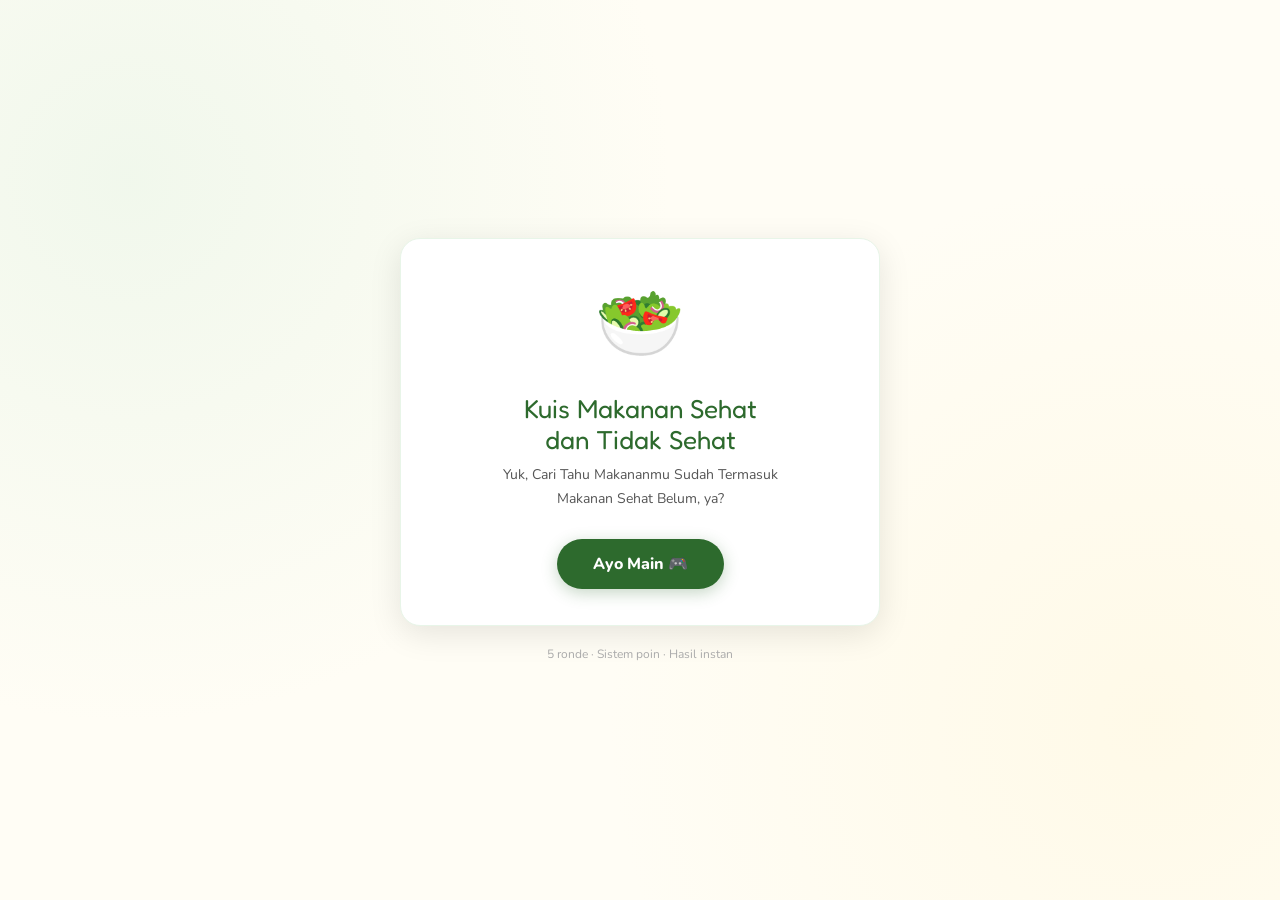
<file: product.html>
<!DOCTYPE html>
<html lang="id">
<head>
<meta charset="UTF-8" />
<meta name="viewport" content="width=device-width, initial-scale=1.0" />
<title>Kuis Makanan Sehat dan Tidak Sehat</title>
<link href="https://fonts.googleapis.com/css2?family=Nunito:wght@400;600;700;800;900&family=Fredoka+One&display=swap" rel="stylesheet" />
<style>
  :root {
    --green:       #2D6A2D;
    --green-light: #5BAD5B;
    --green-pale:  #E8F5E8;
    --red:         #C0392B;
    --red-pale:    #FDECEA;
    --yellow:      #F39C12;
    --yellow-pale: #FEF9E7;
    --cream:       #FFFDF5;
    --ink:         #1A1A1A;
    --ink2:        #555;
    --card-shadow: 0 8px 32px rgba(0,0,0,0.10);
    --radius:      20px;
  }
  *, *::before, *::after { box-sizing: border-box; margin: 0; padding: 0; }

  body {
    font-family: 'Nunito', sans-serif;
    background: var(--cream);
    min-height: 100vh;
    display: flex;
    align-items: center;
    justify-content: center;
    padding: 20px;
    background-image:
      radial-gradient(circle at 10% 20%, #d4edda55 0%, transparent 40%),
      radial-gradient(circle at 90% 80%, #fff3cd55 0%, transparent 40%);
  }

  .wrapper {
    width: 100%;
    max-width: 480px;
  }

  /* ── SCREEN ── */
  .screen { display: none; animation: fadeUp 0.4s ease; }
  .screen.active { display: block; }
  @keyframes fadeUp {
    from { opacity: 0; transform: translateY(18px); }
    to   { opacity: 1; transform: translateY(0); }
  }

  /* ── CARD ── */
  .card {
    background: #fff;
    border-radius: var(--radius);
    box-shadow: var(--card-shadow);
    padding: 36px 28px;
    text-align: center;
    border: 1.5px solid #e8f5e8;
  }

  /* ── JUDUL ── */
  .game-title {
    font-family: 'Fredoka One', cursive;
    font-size: 26px;
    color: var(--green);
    line-height: 1.2;
    margin-bottom: 8px;
  }
  .game-subtitle {
    font-size: 14px;
    color: var(--ink2);
    line-height: 1.7;
    margin-bottom: 28px;
  }
  .big-emoji { font-size: 72px; display: block; margin-bottom: 20px; }

  /* ── TOMBOL UTAMA ── */
  .btn {
    display: inline-block;
    font-family: 'Nunito', sans-serif;
    font-size: 16px;
    font-weight: 800;
    padding: 14px 36px;
    border-radius: 50px;
    border: none;
    cursor: pointer;
    transition: transform 0.12s, box-shadow 0.12s;
  }
  .btn:active { transform: scale(0.96); }
  .btn-green {
    background: var(--green);
    color: #fff;
    box-shadow: 0 4px 16px rgba(45,106,45,0.28);
  }
  .btn-green:hover { background: #235a23; box-shadow: 0 6px 20px rgba(45,106,45,0.35); }
  .btn-outline {
    background: transparent;
    color: var(--green);
    border: 2px solid var(--green);
    margin-top: 12px;
  }
  .btn-outline:hover { background: var(--green-pale); }

  /* ── INPUT ── */
  .input-wrap { text-align: left; margin-bottom: 24px; }
  .input-wrap label {
    display: block;
    font-size: 13px;
    font-weight: 700;
    color: var(--ink2);
    margin-bottom: 8px;
    letter-spacing: 0.5px;
    text-transform: uppercase;
  }
  .input-wrap input {
    width: 100%;
    padding: 14px 18px;
    font-size: 16px;
    font-family: 'Nunito', sans-serif;
    font-weight: 600;
    border: 2px solid #dce8dc;
    border-radius: 14px;
    background: var(--green-pale);
    color: var(--ink);
    outline: none;
    transition: border 0.2s;
  }
  .input-wrap input:focus { border-color: var(--green-light); }

  /* ── PROGRESS ── */
  .progress-section { margin-bottom: 20px; }
  .progress-top {
    display: flex;
    justify-content: space-between;
    align-items: center;
    margin-bottom: 8px;
  }
  .ronde-tag {
    font-size: 12px;
    font-weight: 800;
    color: var(--green);
    background: var(--green-pale);
    padding: 4px 12px;
    border-radius: 20px;
    text-transform: uppercase;
    letter-spacing: 0.5px;
  }
  .score-tag {
    font-size: 13px;
    font-weight: 800;
    color: var(--ink2);
  }
  .score-tag span { color: var(--green); font-size: 16px; }
  .progress-track {
    width: 100%;
    height: 8px;
    background: #e8f0e8;
    border-radius: 99px;
    overflow: hidden;
  }
  .progress-fill {
    height: 100%;
    background: linear-gradient(90deg, var(--green-light), var(--green));
    border-radius: 99px;
    transition: width 0.5s cubic-bezier(.4,0,.2,1);
  }

  /* ── SOAL ── */
  .soal-header {
    font-family: 'Fredoka One', cursive;
    font-size: 19px;
    color: var(--ink);
    margin-bottom: 6px;
    line-height: 1.3;
  }
  .soal-question {
    font-size: 14px;
    color: var(--ink2);
    margin-bottom: 20px;
    font-weight: 600;
  }

  /* ── OPSI ── */
  .options-grid {
    display: grid;
    grid-template-columns: 1fr 1fr;
    gap: 12px;
    margin-bottom: 16px;
  }
  .opt-btn {
    background: #fff;
    border: 2px solid #dce8dc;
    border-radius: 16px;
    padding: 14px 12px;
    text-align: left;
    cursor: pointer;
    font-family: 'Nunito', sans-serif;
    font-size: 13px;
    font-weight: 700;
    color: var(--ink);
    line-height: 1.4;
    transition: all 0.15s;
    position: relative;
  }
  .opt-btn:hover:not(:disabled) {
    border-color: var(--green-light);
    background: var(--green-pale);
    transform: translateY(-2px);
  }
  .opt-btn:disabled { cursor: default; }
  .opt-btn .num {
    display: inline-block;
    width: 22px; height: 22px;
    background: #e8f0e8;
    border-radius: 50%;
    font-size: 11px;
    font-weight: 800;
    color: var(--green);
    text-align: center;
    line-height: 22px;
    margin-bottom: 6px;
  }
  .opt-btn.sehat {
    border-color: var(--green);
    background: var(--green-pale);
    color: var(--green);
  }
  .opt-btn.sehat .num { background: var(--green); color: #fff; }
  .opt-btn.tidak {
    border-color: var(--red);
    background: var(--red-pale);
    color: var(--red);
    opacity: 0.9;
  }
  .opt-btn.tidak .num { background: var(--red); color: #fff; }
  .opt-btn.redup { opacity: 0.35; }

  /* ── FEEDBACK ── */
  .feedback {
    padding: 12px 16px;
    border-radius: 14px;
    font-size: 14px;
    font-weight: 700;
    margin-bottom: 16px;
    display: none;
  }
  .feedback.sehat { background: var(--green-pale); color: var(--green); display: block; }
  .feedback.tidak { background: var(--red-pale); color: var(--red); display: block; }

  .btn-lanjut {
    width: 100%;
    padding: 14px;
    font-size: 15px;
    font-weight: 800;
    background: var(--green);
    color: #fff;
    border: none;
    border-radius: 50px;
    cursor: pointer;
    display: none;
    box-shadow: 0 4px 16px rgba(45,106,45,0.28);
    transition: background 0.15s, transform 0.12s;
    font-family: 'Nunito', sans-serif;
  }
  .btn-lanjut:hover { background: #235a23; }
  .btn-lanjut:active { transform: scale(0.97); }

  /* ── HASIL ── */
  .result-icon { font-size: 64px; display: block; margin-bottom: 16px; }
  .result-name { font-size: 15px; color: var(--ink2); font-weight: 700; margin-bottom: 4px; }
  .result-poin {
    font-family: 'Fredoka One', cursive;
    font-size: 52px;
    margin-bottom: 4px;
  }
  .result-poin.positif { color: var(--green); }
  .result-poin.negatif { color: var(--red); }
  .result-poin.netral  { color: var(--yellow); }
  .kat-badge {
    display: inline-block;
    padding: 5px 18px;
    border-radius: 20px;
    font-size: 12px;
    font-weight: 800;
    letter-spacing: 0.5px;
    text-transform: uppercase;
    margin-bottom: 16px;
  }
  .kat-sehat  { background: var(--green-pale);  color: var(--green); }
  .kat-sedang { background: var(--yellow-pale); color: var(--yellow); }
  .kat-tidak  { background: var(--red-pale);    color: var(--red); }
  .result-msg {
    font-size: 15px;
    font-weight: 700;
    color: var(--ink);
    line-height: 1.6;
    margin-bottom: 24px;
    padding: 16px;
    background: var(--green-pale);
    border-radius: 14px;
  }

  /* ── REKAP ── */
  .rekap-title {
    font-size: 12px;
    font-weight: 800;
    color: var(--ink2);
    text-transform: uppercase;
    letter-spacing: 0.5px;
    text-align: left;
    margin-bottom: 10px;
  }
  .rekap-item {
    display: flex;
    justify-content: space-between;
    align-items: center;
    font-size: 13px;
    font-weight: 700;
    padding: 9px 12px;
    border-radius: 10px;
    margin-bottom: 6px;
    text-align: left;
  }
  .rekap-item.s { background: var(--green-pale); color: var(--green); }
  .rekap-item.t { background: var(--red-pale);   color: var(--red); }
  .rekap-poin { font-size: 13px; font-weight: 800; white-space: nowrap; margin-left: 8px; }

  .divider { height: 1px; background: #e8f0e8; margin: 20px 0; }

  /* ── ABA-ABA ── */
  .aba-box {
    background: var(--green-pale);
    border-radius: 16px;
    padding: 20px;
    margin-bottom: 24px;
  }
  .aba-box p { font-size: 15px; font-weight: 700; color: var(--green); line-height: 1.6; }

  /* ── FOOTER ── */
  .footer-note {
    text-align: center;
    font-size: 12px;
    color: #aaa;
    margin-top: 20px;
  }
</style>
</head>
<body>
<div class="wrapper">

  <!-- SCREEN: HOME -->
  <div class="screen active" id="s-home">
    <div class="card">
      <span class="big-emoji">🥗</span>
      <div class="game-title">Kuis Makanan Sehat<br>dan Tidak Sehat</div>
      <div class="game-subtitle">Yuk, Cari Tahu Makananmu Sudah Termasuk<br>Makanan Sehat Belum, ya?</div>
      <button class="btn btn-green" onclick="goTo('s-input')">Ayo Main 🎮</button>
    </div>
    <p class="footer-note">5 ronde · Sistem poin · Hasil instan</p>
  </div>

  <!-- SCREEN: INPUT NAMA -->
  <div class="screen" id="s-input">
    <div class="card">
      <span class="big-emoji">👋</span>
      <div class="game-title">Siapa kamu?</div>
      <div class="game-subtitle">Masukkan namamu dulu sebelum mulai main!</div>
      <div class="input-wrap">
        <label>Masukkan Nama</label>
        <input type="text" id="nama-input" placeholder="Nama kamu di sini..." maxlength="30"
               onkeydown="if(event.key==='Enter') handleNama()" />
      </div>
      <button class="btn btn-green" onclick="handleNama()">Lanjut →</button>
    </div>
  </div>

  <!-- SCREEN: ABA-ABA -->
  <div class="screen" id="s-abaaba">
    <div class="card">
      <span class="big-emoji">🍽️</span>
      <div class="game-title">Halo, <span id="nama-halo"></span>!</div>
      <div class="aba-box">
        <p>🎯 Jawab Sesuai Kebiasaan Kamu, ya!<br>Ada 5 ronde yang harus kamu selesaikan.</p>
      </div>
      <div class="game-subtitle">✅ Pilih salah satu dari 4 opsi di setiap ronde.<br>🌿 Makanan sehat = <strong>+5 poin</strong> · 🍟 Tidak sehat = <strong>−2 poin</strong></div>
      <button class="btn btn-green" onclick="startGame()">Mulai Kuis! 🚀</button>
    </div>
  </div>

  <!-- SCREEN: GAME -->
  <div class="screen" id="s-game">
    <div class="card">
      <div class="progress-section">
        <div class="progress-top">
          <div class="ronde-tag" id="ronde-tag">Ronde 1/5</div>
          <div class="score-tag">Poin: <span id="poin-live">0</span></div>
        </div>
        <div class="progress-track">
          <div class="progress-fill" id="prog-fill" style="width:0%"></div>
        </div>
      </div>
      <div class="soal-header" id="soal-header"></div>
      <div class="soal-question" id="soal-question"></div>
      <div class="options-grid" id="opts"></div>
      <div class="feedback" id="feedback"></div>
      <button class="btn-lanjut" id="btn-lanjut" onclick="nextRonde()">Lanjut →</button>
    </div>
  </div>

  <!-- SCREEN: HASIL -->
  <div class="screen" id="s-hasil">
    <div class="card">
      <span class="result-icon" id="r-icon">🏆</span>
      <div class="result-name" id="r-name"></div>
      <div class="result-poin" id="r-poin"></div>
      <div class="kat-badge" id="r-kat"></div>
      <div class="result-msg" id="r-msg"></div>
      <div class="rekap-title">📋 Rekap Jawabanmu</div>
      <div id="rekap-list"></div>
      <div class="divider"></div>
      <button class="btn btn-green" onclick="resetGame()">Main Lagi 🔄</button>
    </div>
  </div>

</div>

<script>
const DATA = [
  {
    header: "Sarapan dulu ah, lapar! 🌅",
    tanya:  "Hari ini mau sarapan apa, ya?",
    opsi: [
      { label:"Kentang Rebus 🥔",         sehat:true  },
      { label:"Mie Goreng 🍜",            sehat:false },
      { label:"Telur Rebus 🥚",           sehat:true  },
      { label:"Roti Gandum 🍞",           sehat:false },
    ]
  },
  {
    header: "Udah siang, makan dulu biar semangat! ☀️",
    tanya:  "Makan siang pakai apa nih?",
    opsi: [
      { label:"Ikan Bakar 🐟",            sehat:true  },
      { label:"Nasi Padang Porsi Besar 🍛", sehat:false },
      { label:"Ayam Geprek 🍗",           sehat:false },
      { label:"Gado-gado 🥗",             sehat:true  },
    ]
  },
  {
    header: "Waktunya makan malam! 🌙",
    tanya:  "Hmm, makan apa nyak?",
    opsi: [
      { label:"Martabak Telur 🥚",        sehat:false },
      { label:"Seblak 🌶️",               sehat:false },
      { label:"Pizza 🍕",                sehat:false },
      { label:"Nasi+Sayur+Seafood 🍱",    sehat:true  },
    ]
  },
  {
    header: "Bonus Bonus! 🎁",
    tanya:  "Pilih minumanmu!",
    opsi: [
      { label:"Air Putih 💧",            sehat:true  },
      { label:"Matcha Latte 🍵",         sehat:false },
      { label:"Milk Tea 🧋",             sehat:false },
      { label:"Jus Murni 🍊",            sehat:true  },
    ]
  },
  {
    header: "BONUS PART 2 🎉",
    tanya:  "Waktunya yang manis-manis!",
    opsi: [
      { label:"Dubai Chewy Cookie 🍪",   sehat:false },
      { label:"Tiramisu Cake 🎂",        sehat:false },
      { label:"Buah-buahan 🍎",          sehat:true  },
      { label:"Salad Buah 🥑",           sehat:true  },
    ]
  },
];

let ronde=0, poin=0, nama="", jawaban=[], dipilih=false;

function goTo(id){
  document.querySelectorAll('.screen').forEach(s=>s.classList.remove('active'));
  document.getElementById(id).classList.add('active');
}

function handleNama(){
  const v=document.getElementById('nama-input').value.trim();
  if(!v){ document.getElementById('nama-input').focus(); return; }
  nama=v;
  document.getElementById('nama-halo').textContent=v;
  goTo('s-abaaba');
}

function startGame(){
  ronde=0; poin=0; jawaban=[]; dipilih=false;
  loadRonde();
  goTo('s-game');
}

function loadRonde(){
  const r=DATA[ronde];
  document.getElementById('ronde-tag').textContent=`Ronde ${ronde+1}/${DATA.length}`;
  document.getElementById('poin-live').textContent=poin>=0?'+'+poin:poin;
  document.getElementById('prog-fill').style.width=(ronde/DATA.length*100)+'%';
  document.getElementById('soal-header').textContent=r.header;
  document.getElementById('soal-question').textContent=r.tanya;
  document.getElementById('feedback').className='feedback';
  document.getElementById('btn-lanjut').style.display='none';
  dipilih=false;

  const g=document.getElementById('opts');
  g.innerHTML='';
  r.opsi.forEach((o,i)=>{
    const b=document.createElement('button');
    b.className='opt-btn';
    b.innerHTML=`<div class="num">${i+1}</div><br>${o.label}`;
    b.onclick=()=>pilih(i,b,o);
    g.appendChild(b);
  });
}

function pilih(idx,btn,opsi){
  if(dipilih) return;
  dipilih=true;
  const pt=opsi.sehat?5:-2;
  poin+=pt;
  document.getElementById('poin-live').textContent=poin>=0?'+'+poin:poin;

  document.querySelectorAll('.opt-btn').forEach((b,i)=>{
    b.disabled=true;
    if(b!==btn) b.classList.add('redup');
  });
  btn.classList.add(opsi.sehat?'sehat':'tidak');

  const fb=document.getElementById('feedback');
  if(opsi.sehat){
    fb.textContent='🌿 Pilihan sehat! +5 poin untuk kamu!';
    fb.className='feedback sehat';
  } else {
    fb.textContent='🍟 Kurang sehat nih... -2 poin.';
    fb.className='feedback tidak';
  }
  document.getElementById('btn-lanjut').style.display='block';
  jawaban.push({ronde:ronde+1, label:opsi.label, sehat:opsi.sehat, poin:pt});
}

function nextRonde(){
  ronde++;
  if(ronde>=DATA.length) showHasil();
  else loadRonde();
}

function showHasil(){
  document.getElementById('prog-fill').style.width='100%';
  goTo('s-hasil');

  document.getElementById('r-name').textContent='Pemain: '+nama;

  const rp=document.getElementById('r-poin');
  rp.textContent=(poin>=0?'+':'')+poin+' poin';
  rp.className='result-poin '+(poin>=15?'positif':poin>=5?'netral':'negatif');

  let icon,katClass,katLabel,msg;
  if(poin>=15){
    icon='🏆'; katLabel='Kategori: Sehat'; katClass='kat-sehat';
    msg='Ntaps, kamu orang yang sehat! Pertahankan ya! 💪';
  } else if(poin>=5){
    icon='🌱'; katLabel='Kategori: Sedang'; katClass='kat-sedang';
    msg='Aduh, masih suka tergoda ya? Yuk bisa yuk! 😅';
  } else {
    icon='😬'; katLabel='Kategori: Kurang Sehat'; katClass='kat-tidak';
    msg='Wah, kamu harus mulai makan makanan sehat, ya! Sayangi tubuhmu, kawand! ❤️';
  }

  document.getElementById('r-icon').textContent=icon;
  document.getElementById('r-kat').textContent=katLabel;
  document.getElementById('r-kat').className='kat-badge '+katClass;
  document.getElementById('r-msg').textContent=msg;

  const list=document.getElementById('rekap-list');
  list.innerHTML='';
  jawaban.forEach(j=>{
    const d=document.createElement('div');
    d.className='rekap-item '+(j.sehat?'s':'t');
    d.innerHTML=`<span>Ronde ${j.ronde}: ${j.label}</span><span class="rekap-poin">${j.poin>0?'+':''}${j.poin} poin</span>`;
    list.appendChild(d);
  });
}

function resetGame(){
  document.getElementById('nama-input').value='';
  goTo('s-home');
}
</script>
</body>
</html>
</file>
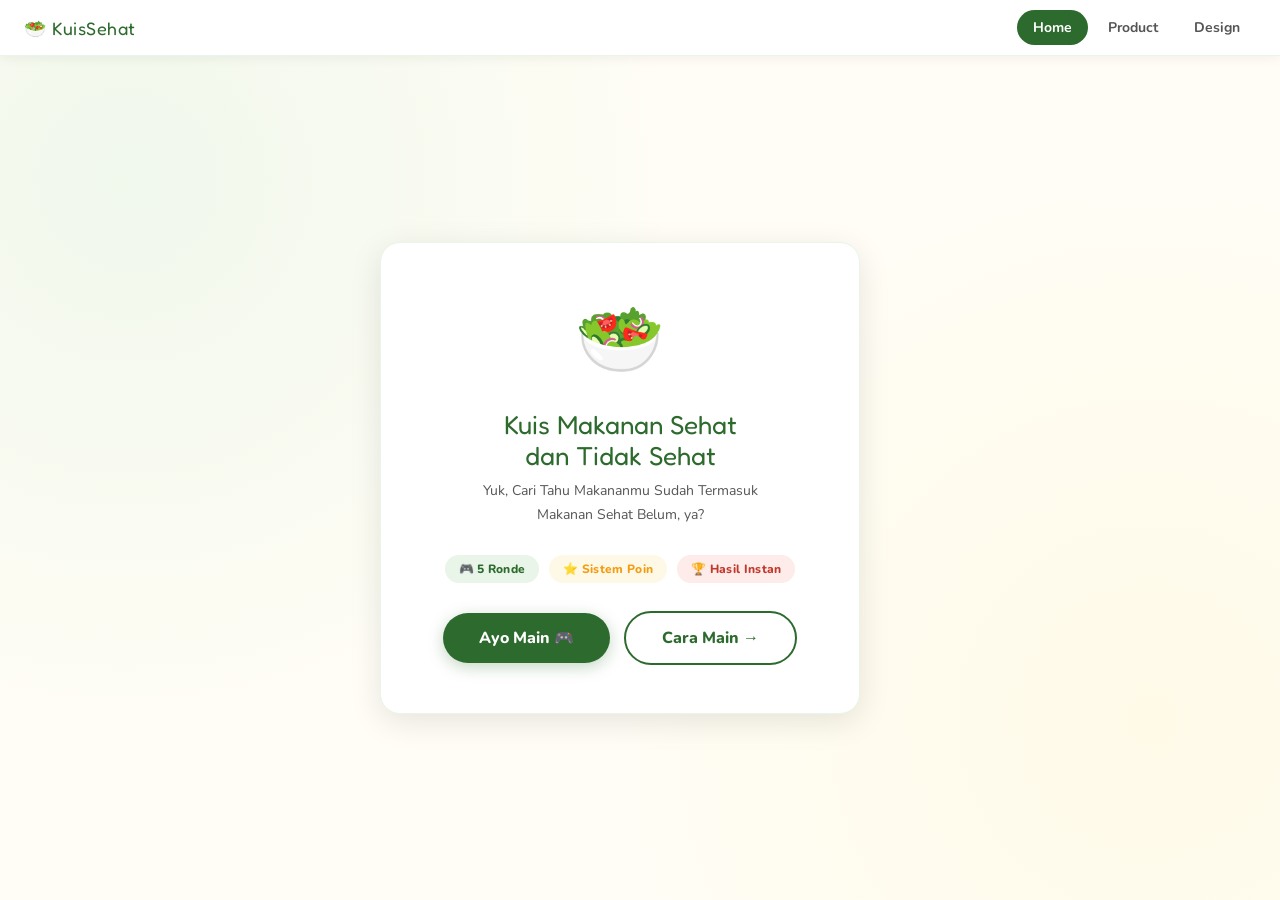
<file: product.html.html>
<!DOCTYPE html>
<html lang="id">
<head>
<meta charset="UTF-8" />
<meta name="viewport" content="width=device-width, initial-scale=1.0" />
<title>Kuis Makanan Sehat dan Tidak Sehat</title>
<link href="https://fonts.googleapis.com/css2?family=Nunito:wght@400;600;700;800;900&family=Fredoka+One&display=swap" rel="stylesheet" />
<style>
  :root {
    --green:       #2D6A2D;
    --green-light: #5BAD5B;
    --green-pale:  #E8F5E8;
    --red:         #C0392B;
    --red-pale:    #FDECEA;
    --yellow:      #F39C12;
    --yellow-pale: #FEF9E7;
    --cream:       #FFFDF5;
    --ink:         #1A1A1A;
    --ink2:        #555;
    --card-shadow: 0 8px 32px rgba(0,0,0,0.10);
    --radius:      20px;
  }
  *, *::before, *::after { box-sizing: border-box; margin: 0; padding: 0; }

  body {
    font-family: 'Nunito', sans-serif;
    background: var(--cream);
    min-height: 100vh;
    display: flex;
    flex-direction: column;
    background-image:
      radial-gradient(circle at 10% 20%, #d4edda55 0%, transparent 40%),
      radial-gradient(circle at 90% 80%, #fff3cd55 0%, transparent 40%);
  }

  /* ── NAVBAR ── */
  nav {
    background: #fff;
    border-bottom: 1.5px solid #e8f5e8;
    padding: 0 24px;
    display: flex;
    align-items: center;
    justify-content: space-between;
    height: 56px;
    position: sticky;
    top: 0;
    z-index: 100;
    box-shadow: 0 2px 12px rgba(0,0,0,0.06);
  }
  .nav-brand {
    font-family: 'Fredoka One', cursive;
    font-size: 18px;
    color: var(--green);
    letter-spacing: 0.5px;
  }
  .nav-links { display: flex; gap: 4px; }
  .nav-btn {
    background: none;
    border: none;
    padding: 8px 16px;
    border-radius: 50px;
    font-family: 'Nunito', sans-serif;
    font-size: 14px;
    font-weight: 700;
    color: var(--ink2);
    cursor: pointer;
    transition: all 0.15s;
  }
  .nav-btn:hover { background: var(--green-pale); color: var(--green); }
  .nav-btn.active { background: var(--green); color: #fff; }

  /* ── PAGES ── */
  .page { display: none; flex: 1; }
  .page.active { display: flex; align-items: center; justify-content: center; padding: 28px 20px; }

  @keyframes fadeUp {
    from { opacity: 0; transform: translateY(16px); }
    to   { opacity: 1; transform: translateY(0); }
  }
  .page.active > * { animation: fadeUp 0.35s ease; }

  /* ── CARD ── */
  .card {
    background: #fff;
    border-radius: var(--radius);
    box-shadow: var(--card-shadow);
    padding: 36px 28px;
    text-align: center;
    border: 1.5px solid #e8f5e8;
    width: 100%;
    max-width: 480px;
  }

  .big-emoji { font-size: 72px; display: block; margin-bottom: 20px; }
  .game-title {
    font-family: 'Fredoka One', cursive;
    font-size: 26px;
    color: var(--green);
    line-height: 1.2;
    margin-bottom: 8px;
  }
  .game-subtitle {
    font-size: 14px;
    color: var(--ink2);
    line-height: 1.7;
    margin-bottom: 28px;
  }

  /* ── BUTTONS ── */
  .btn {
    display: inline-block;
    font-family: 'Nunito', sans-serif;
    font-size: 16px;
    font-weight: 800;
    padding: 14px 36px;
    border-radius: 50px;
    border: none;
    cursor: pointer;
    transition: transform 0.12s, box-shadow 0.12s;
  }
  .btn:active { transform: scale(0.96); }
  .btn-green {
    background: var(--green);
    color: #fff;
    box-shadow: 0 4px 16px rgba(45,106,45,0.28);
  }
  .btn-green:hover { background: #235a23; }
  .btn-ghost {
    background: transparent;
    color: var(--green);
    border: 2px solid var(--green);
    margin-left: 10px;
  }
  .btn-ghost:hover { background: var(--green-pale); }

  /* ── INPUT ── */
  .input-wrap { text-align: left; margin-bottom: 24px; }
  .input-wrap label {
    display: block; font-size: 13px; font-weight: 700;
    color: var(--ink2); margin-bottom: 8px;
    letter-spacing: 0.5px; text-transform: uppercase;
  }
  .input-wrap input {
    width: 100%; padding: 14px 18px;
    font-size: 16px; font-family: 'Nunito', sans-serif; font-weight: 600;
    border: 2px solid #dce8dc; border-radius: 14px;
    background: var(--green-pale); color: var(--ink); outline: none;
    transition: border 0.2s;
  }
  .input-wrap input:focus { border-color: var(--green-light); }

  /* ── PROGRESS ── */
  .progress-section { margin-bottom: 20px; }
  .progress-top { display: flex; justify-content: space-between; align-items: center; margin-bottom: 8px; }
  .ronde-tag {
    font-size: 12px; font-weight: 800; color: var(--green);
    background: var(--green-pale); padding: 4px 12px;
    border-radius: 20px; text-transform: uppercase; letter-spacing: 0.5px;
  }
  .score-tag { font-size: 13px; font-weight: 800; color: var(--ink2); }
  .score-tag span { color: var(--green); font-size: 16px; }
  .progress-track { width: 100%; height: 8px; background: #e8f0e8; border-radius: 99px; overflow: hidden; }
  .progress-fill {
    height: 100%;
    background: linear-gradient(90deg, var(--green-light), var(--green));
    border-radius: 99px;
    transition: width 0.5s cubic-bezier(.4,0,.2,1);
  }

  /* ── SOAL ── */
  .soal-header {
    font-family: 'Fredoka One', cursive; font-size: 19px;
    color: var(--ink); margin-bottom: 6px; line-height: 1.3;
  }
  .soal-question { font-size: 14px; color: var(--ink2); margin-bottom: 20px; font-weight: 600; }

  /* ── OPSI ── */
  .options-grid { display: grid; grid-template-columns: 1fr 1fr; gap: 12px; margin-bottom: 16px; }
  .opt-btn {
    background: #fff; border: 2px solid #dce8dc; border-radius: 16px;
    padding: 14px 12px; text-align: left; cursor: pointer;
    font-family: 'Nunito', sans-serif; font-size: 13px; font-weight: 700;
    color: var(--ink); line-height: 1.4; transition: all 0.15s;
  }
  .opt-btn:hover:not(:disabled) { border-color: var(--green-light); background: var(--green-pale); transform: translateY(-2px); }
  .opt-btn:disabled { cursor: default; }
  .opt-btn .num {
    display: inline-block; width: 22px; height: 22px;
    background: #e8f0e8; border-radius: 50%; font-size: 11px;
    font-weight: 800; color: var(--green); text-align: center;
    line-height: 22px; margin-bottom: 6px;
  }
  .opt-btn.sehat { border-color: var(--green); background: var(--green-pale); color: var(--green); }
  .opt-btn.sehat .num { background: var(--green); color: #fff; }
  .opt-btn.tidak { border-color: var(--red); background: var(--red-pale); color: var(--red); }
  .opt-btn.tidak .num { background: var(--red); color: #fff; }
  .opt-btn.redup { opacity: 0.35; }

  /* ── FEEDBACK ── */
  .feedback { padding: 12px 16px; border-radius: 14px; font-size: 14px; font-weight: 700; margin-bottom: 16px; display: none; }
  .feedback.sehat { background: var(--green-pale); color: var(--green); display: block; }
  .feedback.tidak { background: var(--red-pale); color: var(--red); display: block; }

  .btn-lanjut {
    width: 100%; padding: 14px; font-size: 15px; font-weight: 800;
    background: var(--green); color: #fff; border: none; border-radius: 50px;
    cursor: pointer; display: none;
    box-shadow: 0 4px 16px rgba(45,106,45,0.28);
    transition: background 0.15s, transform 0.12s;
    font-family: 'Nunito', sans-serif;
  }
  .btn-lanjut:hover { background: #235a23; }

  /* ── GAME SCREENS ── */
  .gscreen { display: none; }
  .gscreen.active { display: block; }

  /* ── HASIL ── */
  .result-icon { font-size: 64px; display: block; margin-bottom: 16px; }
  .result-name { font-size: 15px; color: var(--ink2); font-weight: 700; margin-bottom: 4px; }
  .result-poin { font-family: 'Fredoka One', cursive; font-size: 52px; margin-bottom: 4px; }
  .result-poin.positif { color: var(--green); }
  .result-poin.negatif { color: var(--red); }
  .result-poin.netral  { color: var(--yellow); }
  .kat-badge {
    display: inline-block; padding: 5px 18px; border-radius: 20px;
    font-size: 12px; font-weight: 800; letter-spacing: 0.5px;
    text-transform: uppercase; margin-bottom: 16px;
  }
  .kat-sehat  { background: var(--green-pale);  color: var(--green); }
  .kat-sedang { background: var(--yellow-pale); color: var(--yellow); }
  .kat-tidak  { background: var(--red-pale);    color: var(--red); }
  .result-msg {
    font-size: 15px; font-weight: 700; color: var(--ink);
    line-height: 1.6; margin-bottom: 24px; padding: 16px;
    background: var(--green-pale); border-radius: 14px;
  }
  .rekap-title { font-size: 12px; font-weight: 800; color: var(--ink2); text-transform: uppercase; letter-spacing: 0.5px; text-align: left; margin-bottom: 10px; }
  .rekap-item { display: flex; justify-content: space-between; align-items: center; font-size: 13px; font-weight: 700; padding: 9px 12px; border-radius: 10px; margin-bottom: 6px; text-align: left; }
  .rekap-item.s { background: var(--green-pale); color: var(--green); }
  .rekap-item.t { background: var(--red-pale);   color: var(--red); }
  .rekap-poin { font-size: 13px; font-weight: 800; white-space: nowrap; margin-left: 8px; }
  .divider { height: 1px; background: #e8f0e8; margin: 20px 0; }
  .aba-box { background: var(--green-pale); border-radius: 16px; padding: 20px; margin-bottom: 24px; }
  .aba-box p { font-size: 15px; font-weight: 700; color: var(--green); line-height: 1.6; }

  /* ── HOME PAGE ── */
  .home-hero { max-width: 520px; width: 100%; }
  .home-hero .card { padding: 48px 36px; }
  .home-badges { display: flex; gap: 10px; justify-content: center; flex-wrap: wrap; margin-bottom: 28px; }
  .badge {
    background: var(--green-pale); color: var(--green);
    font-size: 12px; font-weight: 800; padding: 6px 14px;
    border-radius: 20px; letter-spacing: 0.3px;
  }
  .badge.red { background: var(--red-pale); color: var(--red); }
  .badge.yellow { background: var(--yellow-pale); color: var(--yellow); }

  /* ── DESIGN PAGE ── */
  .design-wrap { max-width: 520px; width: 100%; }
  .design-wrap .card { text-align: left; padding: 36px 28px; }
  .design-title { font-family: 'Fredoka One', cursive; font-size: 22px; color: var(--green); margin-bottom: 20px; text-align: center; }
  .info-block { margin-bottom: 20px; }
  .info-block h3 { font-size: 13px; font-weight: 800; color: var(--ink2); text-transform: uppercase; letter-spacing: 0.5px; margin-bottom: 10px; }
  .info-row {
    display: flex; align-items: flex-start; gap: 10px;
    padding: 10px 14px; border-radius: 12px;
    background: var(--green-pale); margin-bottom: 8px;
    font-size: 14px; font-weight: 700; color: var(--ink);
  }
  .info-row.red { background: var(--red-pale); }
  .info-row.yellow { background: var(--yellow-pale); }
  .info-row .ico { font-size: 20px; flex-shrink: 0; }
  .info-row p { font-size: 13px; font-weight: 600; color: var(--ink2); margin-top: 2px; line-height: 1.5; }
  .poin-grid { display: grid; grid-template-columns: 1fr 1fr; gap: 10px; margin-bottom: 20px; }
  .poin-card { padding: 16px; border-radius: 14px; text-align: center; }
  .poin-card.s { background: var(--green-pale); }
  .poin-card.t { background: var(--red-pale); }
  .poin-num { font-family: 'Fredoka One', cursive; font-size: 32px; }
  .poin-card.s .poin-num { color: var(--green); }
  .poin-card.t .poin-num { color: var(--red); }
  .poin-label { font-size: 12px; font-weight: 700; color: var(--ink2); margin-top: 4px; }
  .kat-list { display: flex; flex-direction: column; gap: 8px; }
  .kat-row {
    display: flex; align-items: center; gap: 12px;
    padding: 12px 16px; border-radius: 12px; font-size: 13px; font-weight: 700;
  }
  .kat-row.s { background: var(--green-pale); color: var(--green); }
  .kat-row.m { background: var(--yellow-pale); color: var(--yellow); }
  .kat-row.t { background: var(--red-pale); color: var(--red); }
  .kat-row .kat-ico { font-size: 22px; }
  .kat-row .kat-info small { font-size: 11px; font-weight: 600; opacity: 0.8; display: block; margin-top: 2px; }
  .cta-center { text-align: center; margin-top: 24px; }
</style>
</head>
<body>

<!-- NAVBAR -->
<nav>
  <div class="nav-brand">🥗 KuisSehat</div>
  <div class="nav-links">
    <button class="nav-btn active" onclick="showPage('home')">Home</button>
    <button class="nav-btn" onclick="showPage('product')">Product</button>
    <button class="nav-btn" onclick="showPage('design')">Design</button>
  </div>
</nav>

<!-- ══════════════ PAGE: HOME ══════════════ -->
<div class="page active" id="page-home">
  <div class="home-hero">
    <div class="card">
      <span class="big-emoji">🥗</span>
      <div class="game-title">Kuis Makanan Sehat<br>dan Tidak Sehat</div>
      <div class="game-subtitle">Yuk, Cari Tahu Makananmu Sudah Termasuk<br>Makanan Sehat Belum, ya?</div>
      <div class="home-badges">
        <span class="badge">🎮 5 Ronde</span>
        <span class="badge yellow">⭐ Sistem Poin</span>
        <span class="badge red">🏆 Hasil Instan</span>
      </div>
      <button class="btn btn-green" onclick="showPage('product'); goGame('g-input')">Ayo Main 🎮</button>
      <button class="btn btn-ghost" onclick="showPage('design')">Cara Main →</button>
    </div>
  </div>
</div>

<!-- ══════════════ PAGE: PRODUCT (GAME) ══════════════ -->
<div class="page" id="page-product">
  <div style="width:100%;max-width:480px;">

    <!-- G-HOME -->
    <div class="gscreen active card" id="g-home">
      <span class="big-emoji">🥗</span>
      <div class="game-title">Kuis Makanan Sehat<br>dan Tidak Sehat</div>
      <div class="game-subtitle">Yuk, Cari Tahu Makananmu Sudah Termasuk<br>Makanan Sehat Belum, ya?</div>
      <button class="btn btn-green" onclick="goGame('g-input')">Ayo Main 🎮</button>
    </div>

    <!-- G-INPUT -->
    <div class="gscreen card" id="g-input">
      <span class="big-emoji">👋</span>
      <div class="game-title">Siapa kamu?</div>
      <div class="game-subtitle">Masukkan namamu dulu sebelum mulai main!</div>
      <div class="input-wrap">
        <label>Masukkan Nama</label>
        <input type="text" id="nama-input" placeholder="Nama kamu di sini..." maxlength="30"
               onkeydown="if(event.key==='Enter') handleNama()" />
      </div>
      <button class="btn btn-green" onclick="handleNama()">Lanjut →</button>
    </div>

    <!-- G-ABAABA -->
    <div class="gscreen card" id="g-abaaba">
      <span class="big-emoji">🍽️</span>
      <div class="game-title">Halo, <span id="nama-halo"></span>!</div>
      <div class="aba-box">
        <p>🎯 Jawab Sesuai Kebiasaan Kamu, ya!<br>Ada 5 ronde yang harus kamu selesaikan.</p>
      </div>
      <div class="game-subtitle">✅ Pilih salah satu dari 4 opsi di setiap ronde.<br>🌿 Makanan sehat = <strong>+5 poin</strong> · 🍟 Tidak sehat = <strong>−2 poin</strong></div>
      <button class="btn btn-green" onclick="startGame()">Mulai Kuis! 🚀</button>
    </div>

    <!-- G-GAME -->
    <div class="gscreen card" id="g-game">
      <div class="progress-section">
        <div class="progress-top">
          <div class="ronde-tag" id="ronde-tag">Ronde 1/5</div>
          <div class="score-tag">Poin: <span id="poin-live">0</span></div>
        </div>
        <div class="progress-track">
          <div class="progress-fill" id="prog-fill" style="width:0%"></div>
        </div>
      </div>
      <div class="soal-header" id="soal-header"></div>
      <div class="soal-question" id="soal-question"></div>
      <div class="options-grid" id="opts"></div>
      <div class="feedback" id="feedback"></div>
      <button class="btn-lanjut" id="btn-lanjut" onclick="nextRonde()">Lanjut →</button>
    </div>

    <!-- G-HASIL -->
    <div class="gscreen card" id="g-hasil">
      <span class="result-icon" id="r-icon">🏆</span>
      <div class="result-name" id="r-name"></div>
      <div class="result-poin" id="r-poin"></div>
      <div class="kat-badge" id="r-kat"></div>
      <div class="result-msg" id="r-msg"></div>
      <div class="rekap-title">📋 Rekap Jawabanmu</div>
      <div id="rekap-list"></div>
      <div class="divider"></div>
      <button class="btn btn-green" onclick="resetGame()">Main Lagi 🔄</button>
    </div>

  </div>
</div>

<!-- ══════════════ PAGE: DESIGN ══════════════ -->
<div class="page" id="page-design">
  <div class="design-wrap">
    <div class="card">
      <div class="design-title">📖 Cara Main & Info Game</div>

      <div class="info-block">
        <h3>Tentang Game</h3>
        <div class="info-row">
          <span class="ico">🎯</span>
          <div>
            Kuis interaktif tentang kebiasaan makan sehari-hari
            <p>Jawab 5 pertanyaan seputar sarapan, makan siang, makan malam, minuman, dan snack.</p>
          </div>
        </div>
        <div class="info-row">
          <span class="ico">👤</span>
          <div>
            Masukkan nama pemain sebelum mulai
            <p>Nama kamu akan muncul di halaman hasil akhir.</p>
          </div>
        </div>
        <div class="info-row">
          <span class="ico">☝️</span>
          <div>
            Pilih satu dari empat opsi per ronde
            <p>Pilihan tidak bisa diubah setelah diklik.</p>
          </div>
        </div>
      </div>

      <div class="info-block">
        <h3>Sistem Poin</h3>
        <div class="poin-grid">
          <div class="poin-card s">
            <div class="poin-num">+5</div>
            <div class="poin-label">🌿 Makanan Sehat</div>
          </div>
          <div class="poin-card t">
            <div class="poin-num">−2</div>
            <div class="poin-label">🍟 Tidak Sehat</div>
          </div>
        </div>
        <div class="info-block">
          <h3>Makanan Sehat (+5 poin)</h3>
          <div class="info-row"><span class="ico">✅</span><div>Kentang Rebus, Telur Rebus, Ikan Bakar, Gado-gado, Nasi+Sayur+Seafood, Air Putih, Jus Murni, Buah-buahan, Salad Buah</div></div>
        </div>
        <div class="info-block">
          <h3>Tidak Sehat (−2 poin)</h3>
          <div class="info-row red"><span class="ico">❌</span><div>Mie Goreng, Roti Gandum, Nasi Padang Porsi Besar, Ayam Geprek, Martabak Telur, Seblak, Pizza, Matcha Latte, Milk Tea, Dubai Chewy Cookie, Tiramisu Cake</div></div>
        </div>
      </div>

      <div class="info-block">
        <h3>Kategori Hasil</h3>
        <div class="kat-list">
          <div class="kat-row s">
            <span class="kat-ico">🏆</span>
            <div class="kat-info">
              Sehat
              <small>Poin ≥ 15 · "Ntaps, kamu orang yang sehat! Pertahankan ya!"</small>
            </div>
          </div>
          <div class="kat-row m">
            <span class="kat-ico">🌱</span>
            <div class="kat-info">
              Sedang
              <small>Poin 5–14 · "Aduh, masih suka tergoda ya? Yuk bisa yuk!"</small>
            </div>
          </div>
          <div class="kat-row t">
            <span class="kat-ico">😬</span>
            <div class="kat-info">
              Kurang Sehat
              <small>Poin &lt; 5 · "Wah, kamu harus mulai makan makanan sehat, ya!"</small>
            </div>
          </div>
        </div>
      </div>

      <div class="cta-center">
        <button class="btn btn-green" onclick="showPage('product'); goGame('g-home')">Mulai Main Sekarang 🚀</button>
      </div>
    </div>
  </div>
</div>

<script>
/* ── NAVIGASI HALAMAN ── */
function showPage(id) {
  document.querySelectorAll('.page').forEach(p => p.classList.remove('active'));
  document.querySelectorAll('.nav-btn').forEach(b => b.classList.remove('active'));
  document.getElementById('page-' + id).classList.add('active');
  const btns = document.querySelectorAll('.nav-btn');
  const map = { home: 0, product: 1, design: 2 };
  btns[map[id]].classList.add('active');
}

/* ── GAME SCREENS ── */
function goGame(id) {
  document.querySelectorAll('.gscreen').forEach(s => s.classList.remove('active'));
  document.getElementById(id).classList.add('active');
}

/* ── DATA SOAL ── */
const DATA = [
  {
    header: "Sarapan dulu ah, lapar! 🌅",
    tanya:  "Hari ini mau sarapan apa, ya?",
    opsi: [
      { label:"Kentang Rebus 🥔",          sehat:true  },
      { label:"Mie Goreng 🍜",             sehat:false },
      { label:"Telur Rebus 🥚",            sehat:true  },
      { label:"Roti Gandum 🍞",            sehat:false },
    ]
  },
  {
    header: "Udah siang, makan dulu biar semangat! ☀️",
    tanya:  "Makan siang pakai apa nih?",
    opsi: [
      { label:"Ikan Bakar 🐟",             sehat:true  },
      { label:"Nasi Padang Porsi Besar 🍛",sehat:false },
      { label:"Ayam Geprek 🍗",            sehat:false },
      { label:"Gado-gado 🥗",              sehat:true  },
    ]
  },
  {
    header: "Waktunya makan malam! 🌙",
    tanya:  "Hmm, makan apa nyak?",
    opsi: [
      { label:"Martabak Telur 🥚",         sehat:false },
      { label:"Seblak 🌶️",                sehat:false },
      { label:"Pizza 🍕",                 sehat:false },
      { label:"Nasi+Sayur+Seafood 🍱",     sehat:true  },
    ]
  },
  {
    header: "Bonus Bonus! 🎁",
    tanya:  "Pilih minumanmu!",
    opsi: [
      { label:"Air Putih 💧",             sehat:true  },
      { label:"Matcha Latte 🍵",          sehat:false },
      { label:"Milk Tea 🧋",              sehat:false },
      { label:"Jus Murni 🍊",             sehat:true  },
    ]
  },
  {
    header: "BONUS PART 2 🎉",
    tanya:  "Waktunya yang manis-manis!",
    opsi: [
      { label:"Dubai Chewy Cookie 🍪",    sehat:false },
      { label:"Tiramisu Cake 🎂",         sehat:false },
      { label:"Buah-buahan 🍎",           sehat:true  },
      { label:"Salad Buah 🥑",            sehat:true  },
    ]
  },
];

let ronde=0, poin=0, nama="", jawaban=[], dipilih=false;

function handleNama() {
  const v = document.getElementById('nama-input').value.trim();
  if (!v) { document.getElementById('nama-input').focus(); return; }
  nama = v;
  document.getElementById('nama-halo').textContent = v;
  goGame('g-abaaba');
}

function startGame() {
  ronde=0; poin=0; jawaban=[]; dipilih=false;
  loadRonde();
  goGame('g-game');
}

function loadRonde() {
  const r = DATA[ronde];
  document.getElementById('ronde-tag').textContent = `Ronde ${ronde+1}/${DATA.length}`;
  document.getElementById('poin-live').textContent = poin >= 0 ? '+'+poin : poin;
  document.getElementById('prog-fill').style.width = (ronde / DATA.length * 100) + '%';
  document.getElementById('soal-header').textContent = r.header;
  document.getElementById('soal-question').textContent = r.tanya;
  document.getElementById('feedback').className = 'feedback';
  document.getElementById('btn-lanjut').style.display = 'none';
  dipilih = false;

  const g = document.getElementById('opts');
  g.innerHTML = '';
  r.opsi.forEach((o, i) => {
    const b = document.createElement('button');
    b.className = 'opt-btn';
    b.innerHTML = `<div class="num">${i+1}</div><br>${o.label}`;
    b.onclick = () => pilih(b, o);
    g.appendChild(b);
  });
}

function pilih(btn, opsi) {
  if (dipilih) return;
  dipilih = true;
  const pt = opsi.sehat ? 5 : -2;
  poin += pt;
  document.getElementById('poin-live').textContent = poin >= 0 ? '+'+poin : poin;

  document.querySelectorAll('.opt-btn').forEach(b => {
    b.disabled = true;
    if (b !== btn) b.classList.add('redup');
  });
  btn.classList.add(opsi.sehat ? 'sehat' : 'tidak');

  const fb = document.getElementById('feedback');
  fb.textContent = opsi.sehat ? '🌿 Pilihan sehat! +5 poin untuk kamu!' : '🍟 Kurang sehat nih... -2 poin.';
  fb.className = 'feedback ' + (opsi.sehat ? 'sehat' : 'tidak');
  document.getElementById('btn-lanjut').style.display = 'block';
  jawaban.push({ ronde: ronde+1, label: opsi.label, sehat: opsi.sehat, poin: pt });
}

function nextRonde() {
  ronde++;
  if (ronde >= DATA.length) showHasil();
  else loadRonde();
}

function showHasil() {
  document.getElementById('prog-fill').style.width = '100%';
  goGame('g-hasil');
  document.getElementById('r-name').textContent = 'Pemain: ' + nama;

  const rp = document.getElementById('r-poin');
  rp.textContent = (poin >= 0 ? '+' : '') + poin + ' poin';
  rp.className = 'result-poin ' + (poin >= 15 ? 'positif' : poin >= 5 ? 'netral' : 'negatif');

  let icon, katClass, katLabel, msg;
  if (poin >= 15) {
    icon='🏆'; katLabel='Kategori: Sehat'; katClass='kat-sehat';
    msg='Ntaps, kamu orang yang sehat! Pertahankan ya! 💪';
  } else if (poin >= 5) {
    icon='🌱'; katLabel='Kategori: Sedang'; katClass='kat-sedang';
    msg='Aduh, masih suka tergoda ya? Yuk bisa yuk! 😅';
  } else {
    icon='😬'; katLabel='Kategori: Kurang Sehat'; katClass='kat-tidak';
    msg='Wah, kamu harus mulai makan makanan sehat, ya! Sayangi tubuhmu, kawand! ❤️';
  }

  document.getElementById('r-icon').textContent = icon;
  document.getElementById('r-kat').textContent = katLabel;
  document.getElementById('r-kat').className = 'kat-badge ' + katClass;
  document.getElementById('r-msg').textContent = msg;

  const list = document.getElementById('rekap-list');
  list.innerHTML = '';
  jawaban.forEach(j => {
    const d = document.createElement('div');
    d.className = 'rekap-item ' + (j.sehat ? 's' : 't');
    d.innerHTML = `<span>Ronde ${j.ronde}: ${j.label}</span><span class="rekap-poin">${j.poin > 0 ? '+' : ''}${j.poin} poin</span>`;
    list.appendChild(d);
  });
}

function resetGame() {
  document.getElementById('nama-input').value = '';
  goGame('g-home');
}
</script>
</body>
</html>
</file>
